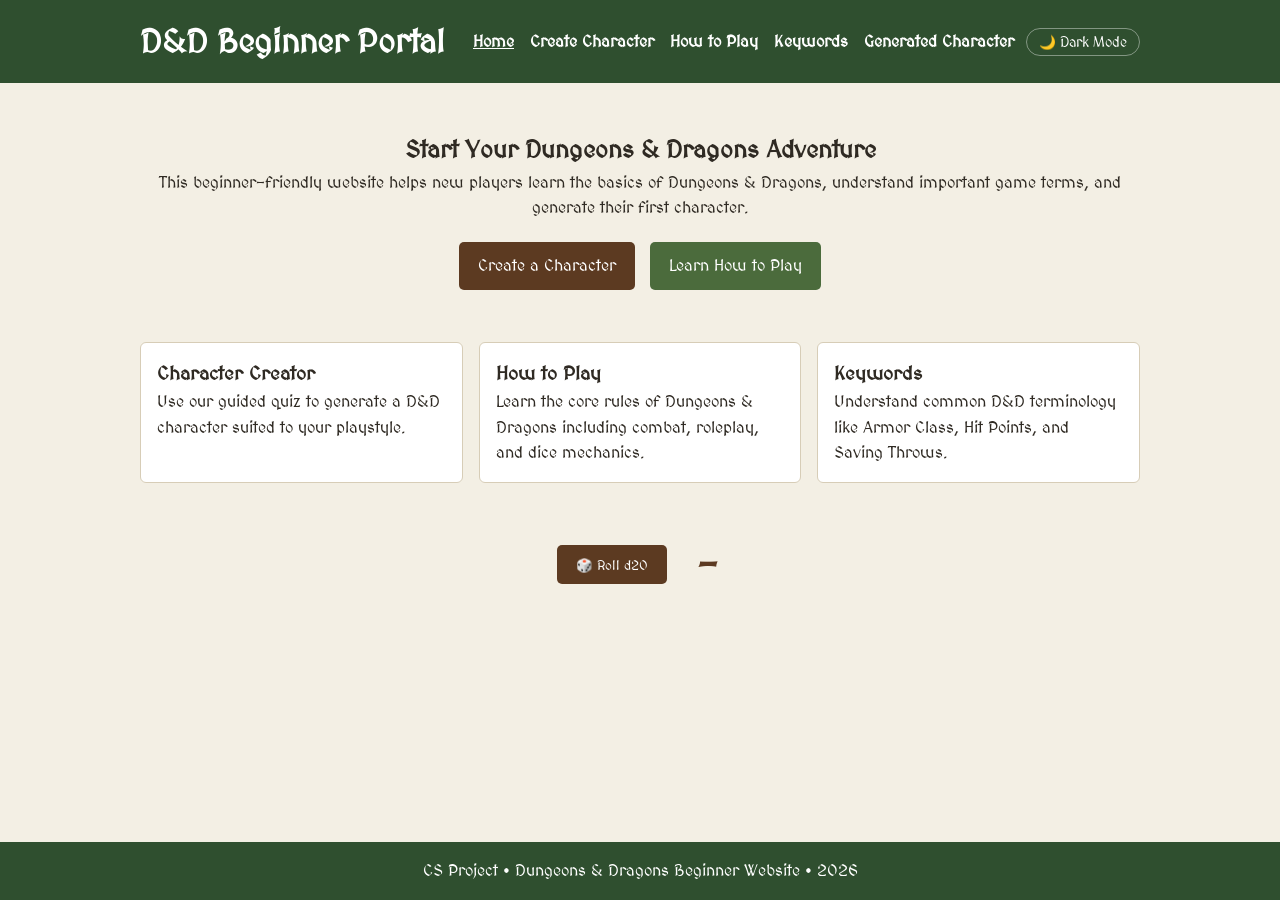
<file: index.html>
<!-- Index Page -->

<!-- W3 checked -->

<!DOCTYPE html>
<html lang="en">

<head>
    <meta charset="UTF-8">
    <meta name="viewport" content="width=device-width, initial-scale=1.0">
    <title>D&D Beginner Portal</title>
    <link rel="stylesheet" href="style.css">

    <link rel="preconnect" href="https://fonts.googleapis.com">
    <link rel="preconnect" href="https://fonts.gstatic.com" crossorigin>
    <link href="https://fonts.googleapis.com/css2?family=MedievalSharp&display=swap" rel="stylesheet">
</head>

<body>

    <header class="site-header">
        <div class="container header-inner">
            <h1 class="site-title">D&D Beginner Portal</h1>
            <nav aria-label="Main navigation">
                <ul class="nav-list">
                    <li><a href="index.html" class="active">Home</a></li>
                    <li><a href="create-character.html">Create Character</a></li>
                    <li><a href="how-to-play.html">How to Play</a></li>
                    <li><a href="keywords.html">Keywords</a></li>
                    <li><a href="generated-character.html">Generated Character</a></li>
                </ul>
            </nav>
            <button id="dark-mode-btn">🌙 Dark Mode</button>
        </div>
    </header>

    <main>

        <div class="hero container">
            <h2>Start Your Dungeons & Dragons Adventure</h2>
            <p>
                This beginner-friendly website helps new players learn the basics of Dungeons & Dragons,
                understand important game terms, and generate their first character.
            </p>

            <div class="hero-buttons">
                <a class="button" href="create-character.html">Create a Character</a>
                <a class="button secondary" href="how-to-play.html">Learn How to Play</a>
            </div>
        </div>

        <div class="features container">

            <article class="feature-card">
                <h3>Character Creator</h3>
                <p>
                    Use our guided quiz to generate a D&D character suited to your playstyle.
                </p>
            </article>

            <article class="feature-card">
                <h3>How to Play</h3>
                <p>
                    Learn the core rules of Dungeons & Dragons including combat, roleplay, and dice mechanics.
                </p>
            </article>

            <article class="feature-card">
                <h3>Keywords</h3>
                <p>
                    Understand common D&D terminology like Armor Class, Hit Points, and Saving Throws.
                </p>
            </article>

        </div>


        <div class="dice-roller-widget">
            <button id="dice-btn" class="button">🎲 Roll d20</button>
            <div class="dice-result-display" id="dice-result">—</div>
        </div>

    </main>

    <footer class="site-footer">
        <div class="container">
            <p>CS Project • Dungeons & Dragons Beginner Website • 2026</p>
        </div>
    </footer>

    <script src="site.js"></script>
</body>

</html>
</file>
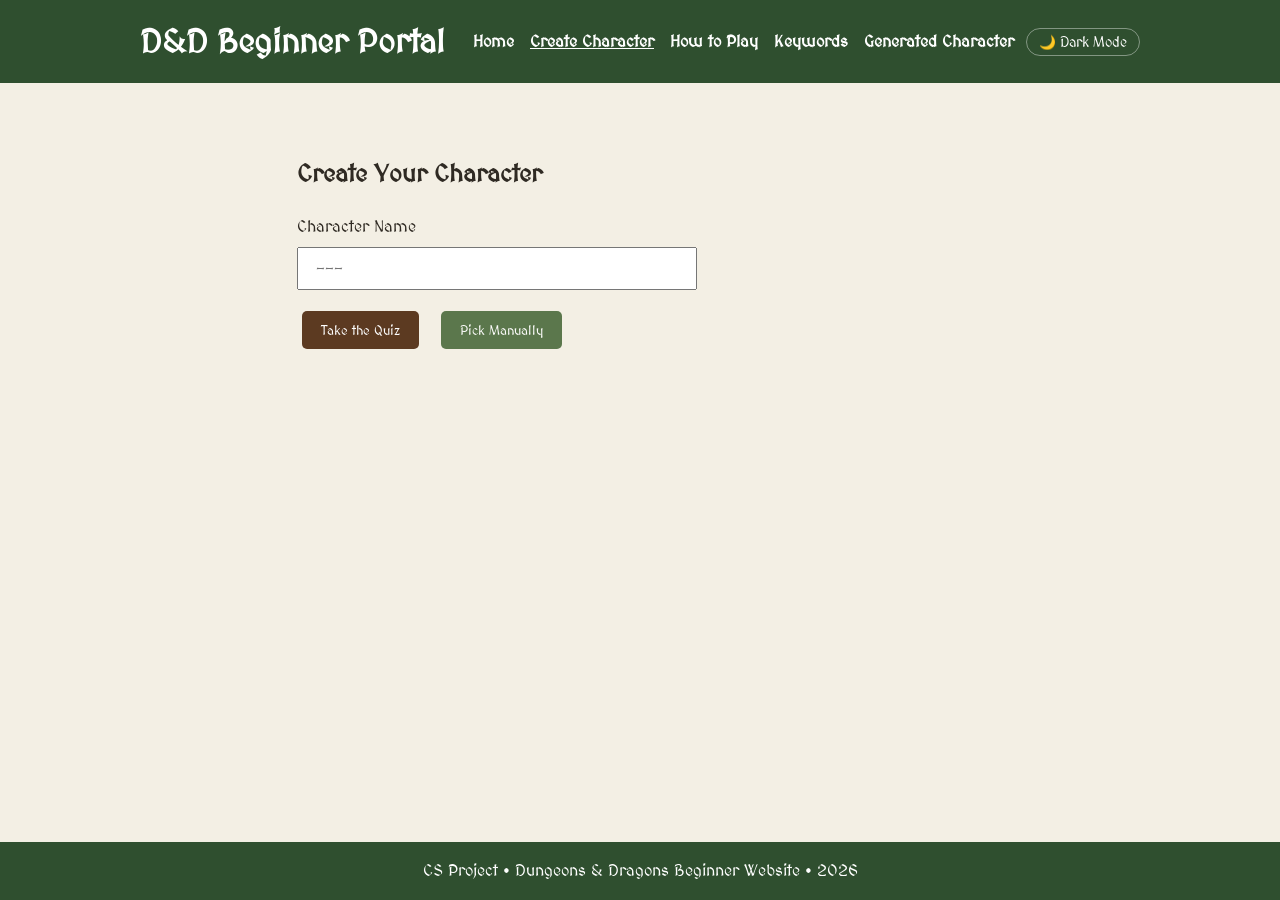
<file: create-character.html>
<!-- Alice  -->
<!-- Character Creation Page -->

<!-- W3 checked -->
<!DOCTYPE html>
<html lang="en">

<head>
    <meta charset="UTF-8">
    <meta name="viewport" content="width=device-width, initial-scale=1.0">
    <title>Create a Character</title>
    <link rel="stylesheet" href="style.css">

    <link rel="preconnect" href="https://fonts.googleapis.com">
    <link rel="preconnect" href="https://fonts.gstatic.com" crossorigin>
    <link href="https://fonts.googleapis.com/css2?family=MedievalSharp&display=swap" rel="stylesheet">
</head>

<body>

    <header class="site-header">
        <div class="container header-inner">
            <h1 class="site-title">D&D Beginner Portal</h1>

            <nav aria-label="Main navigation">
                <ul class="nav-list">
                    <li><a href="index.html">Home</a></li>
                    <li><a href="create-character.html" class="active">Create Character</a></li>
                    <li><a href="how-to-play.html">How to Play</a></li>
                    <li><a href="keywords.html">Keywords</a></li>
                    <li><a href="generated-character.html">Generated Character</a></li>
                </ul>
            </nav>
            <button id="dark-mode-btn">🌙 Dark Mode</button>

        </div>
    </header>

    <main class="container">

        <section id="setup-screen" class="card character-start-card">
            <h2>Create Your Character</h2>

            <label for="player-name">Character Name</label>
            <input id="player-name" type="text" placeholder=" --- " maxlength="50">

            <p id="name-error" class="error-message"></p>

            <div class="button-group">
                <button id="auto-quiz-btn" class="button" type="button">
                    Take the Quiz
                </button>

                <button id="manual-btn" class="button secondary-button" type="button">
                    Pick Manually
                </button>
            </div>
        </section>

        <section id="quiz-screen" class="card quiz-card" style="display:none;">
            <h2 id="quiz-header">Character Quiz</h2>
            <p id="question-text"></p>
            <div id="options-container"></div>
        </section>

    </main>

    <footer class="site-footer">
        <div class="container">
            <p>CS Project • Dungeons & Dragons Beginner Website • 2026</p>
        </div>
    </footer>

    <script src="security.js"></script>
    <script src="quiz.js"></script>
    <script src="scripts.js"></script>
    <script src="site.js"></script>

</body>

</html>
</file>
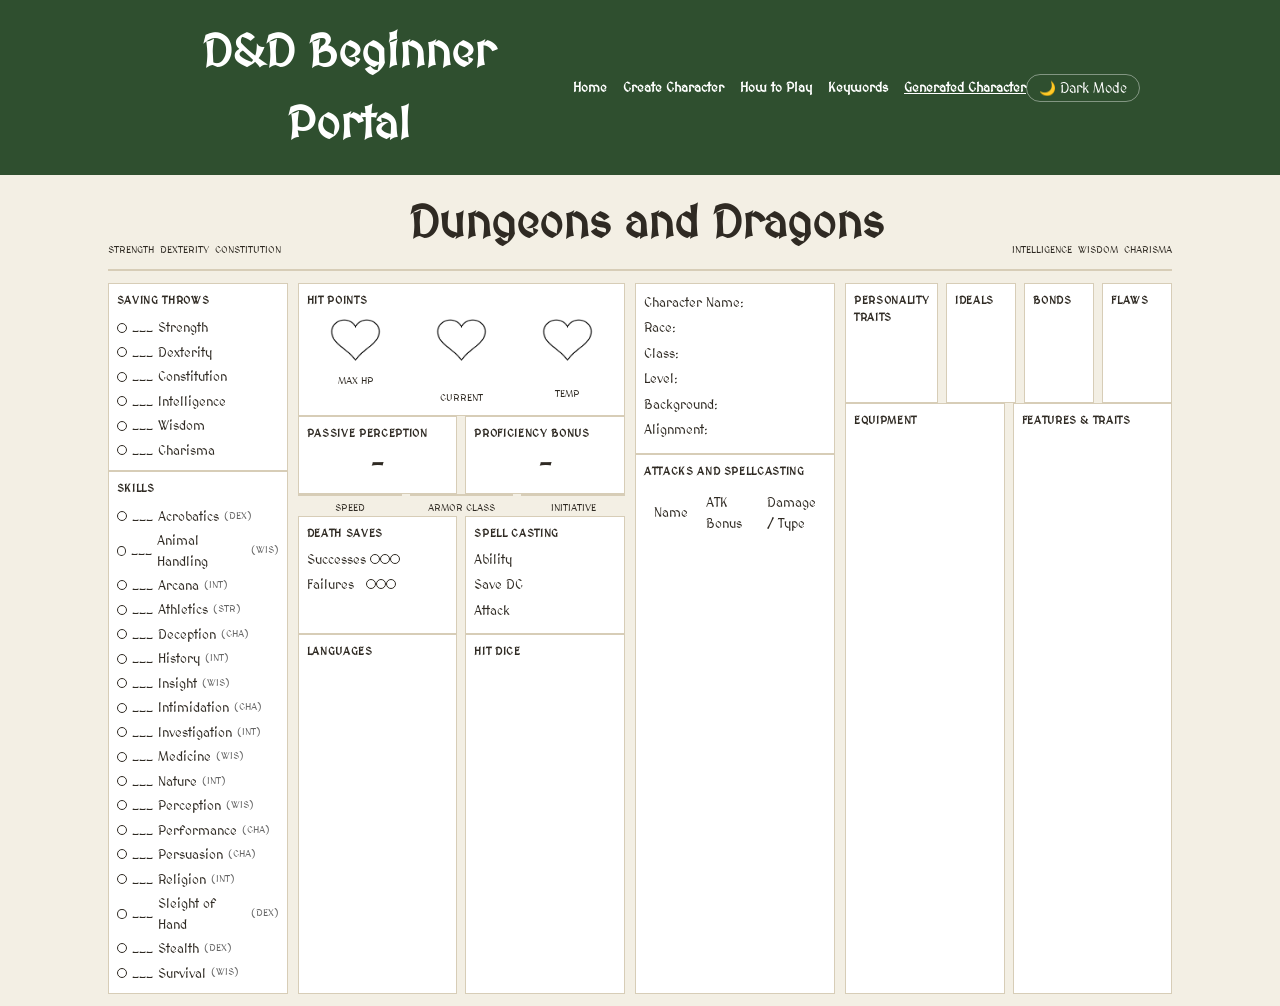
<file: generated-character.html>
<!-- Lucas -->

<!-- Lucas -->

<!DOCTYPE html>
<html lang="en">

<head>
    <meta charset="UTF-8">
    <meta name="viewport" content="width=device-width, initial-scale=1.0">
    <title>DnD Character Sheet</title>
    <link rel="stylesheet" href="quiz-character-style.css">
    <link rel="stylesheet" href="style.css">
    <link rel="preconnect" href="https://fonts.googleapis.com">
    <link rel="preconnect" href="https://fonts.gstatic.com" crossorigin>
    <link href="https://fonts.googleapis.com/css2?family=MedievalSharp&display=swap" rel="stylesheet">
</head>

<body>

    <header class="site-header">
        <div class="container header-inner">
            <h1 class="site-title">D&D Beginner Portal</h1>

            <nav aria-label="Main navigation">
                <ul class="nav-list">
                    <li><a href="index.html">Home</a></li>
                    <li><a href="create-character.html">Create Character</a></li>
                    <li><a href="how-to-play.html">How to Play</a></li>
                    <li><a href="keywords.html">Keywords</a></li>
                    <li><a href="generated-from-quiz.html"class="active" >Generated Character</a></li>
                </ul>
            </nav>
            <button id="dark-mode-btn">🌙 Dark Mode</button>

        </div>
    </header>

    <main>

        <!-- Ability Scores (top row) -->
        <!-- JavaScript will fill in the numbers inside each .box -->

        <div class="top-row">
            <div class="score">
                <div class="box" id="score-Strength"
                    style="display:flex;align-items:center;justify-content:center;font-size:36px;font-weight:bold;">
                </div><span>Strength</span>
            </div>
            <div class="score">
                <div class="box" id="score-Dexterity"
                    style="display:flex;align-items:center;justify-content:center;font-size:36px;font-weight:bold;">
                </div><span>Dexterity</span>
            </div>
            <div class="score">
                <div class="box" id="score-Constitution"
                    style="display:flex;align-items:center;justify-content:center;font-size:36px;font-weight:bold;">
                </div><span>Constitution</span>
            </div>
            <h1>Dungeons and Dragons</h1>
            <div class="score">
                <div class="box" id="score-Intelligence"
                    style="display:flex;align-items:center;justify-content:center;font-size:36px;font-weight:bold;">
                </div><span>Intelligence</span>
            </div>
            <div class="score">
                <div class="box" id="score-Wisdom"
                    style="display:flex;align-items:center;justify-content:center;font-size:36px;font-weight:bold;">
                </div><span>Wisdom</span>
            </div>
            <div class="score">
                <div class="box" id="score-Charisma"
                    style="display:flex;align-items:center;justify-content:center;font-size:36px;font-weight:bold;">
                </div><span>Charisma</span>
            </div>
        </div>


        <div class="grid">

            <!-- Column 1 -->
            <div class="col">
                <div class="box-section">
                    <h2>Saving Throws</h2>
                    <ul>
                        <li><span class="dot" id="st-dot-Strength"></span> <span id="st-Strength">___</span> Strength
                        </li>
                        <li><span class="dot" id="st-dot-Dexterity"></span> <span id="st-Dexterity">___</span> Dexterity
                        </li>
                        <li><span class="dot" id="st-dot-Constitution"></span> <span id="st-Constitution">___</span>
                            Constitution</li>
                        <li><span class="dot" id="st-dot-Intelligence"></span> <span id="st-Intelligence">___</span>
                            Intelligence</li>
                        <li><span class="dot" id="st-dot-Wisdom"></span> <span id="st-Wisdom">___</span> Wisdom</li>
                        <li><span class="dot" id="st-dot-Charisma"></span> <span id="st-Charisma">___</span> Charisma
                        </li>
                    </ul>
                </div>
                <div class="box-section grow">
                    <h2>Skills</h2>
                    <ul>
                        <li><span class="dot" id="sk-dot-Acrobatics"></span> <span id="sk-Acrobatics">___</span>
                            Acrobatics <small>(DEX)</small></li>
                        <li><span class="dot" id="sk-dot-Animal Handling"></span> <span
                                id="sk-Animal Handling">___</span> Animal Handling <small>(WIS)</small></li>
                        <li><span class="dot" id="sk-dot-Arcana"></span> <span id="sk-Arcana">___</span> Arcana
                            <small>(INT)</small></li>
                        <li><span class="dot" id="sk-dot-Athletics"></span> <span id="sk-Athletics">___</span> Athletics
                            <small>(STR)</small></li>
                        <li><span class="dot" id="sk-dot-Deception"></span> <span id="sk-Deception">___</span> Deception
                            <small>(CHA)</small></li>
                        <li><span class="dot" id="sk-dot-History"></span> <span id="sk-History">___</span> History
                            <small>(INT)</small></li>
                        <li><span class="dot" id="sk-dot-Insight"></span> <span id="sk-Insight">___</span> Insight
                            <small>(WIS)</small></li>
                        <li><span class="dot" id="sk-dot-Intimidation"></span> <span id="sk-Intimidation">___</span>
                            Intimidation <small>(CHA)</small></li>
                        <li><span class="dot" id="sk-dot-Investigation"></span> <span id="sk-Investigation">___</span>
                            Investigation <small>(INT)</small></li>
                        <li><span class="dot" id="sk-dot-Medicine"></span> <span id="sk-Medicine">___</span> Medicine
                            <small>(WIS)</small></li>
                        <li><span class="dot" id="sk-dot-Nature"></span> <span id="sk-Nature">___</span> Nature
                            <small>(INT)</small></li>
                        <li><span class="dot" id="sk-dot-Perception"></span> <span id="sk-Perception">___</span>
                            Perception <small>(WIS)</small></li>
                        <li><span class="dot" id="sk-dot-Performance"></span> <span id="sk-Performance">___</span>
                            Performance <small>(CHA)</small></li>
                        <li><span class="dot" id="sk-dot-Persuasion"></span> <span id="sk-Persuasion">___</span>
                            Persuasion <small>(CHA)</small></li>
                        <li><span class="dot" id="sk-dot-Religion"></span> <span id="sk-Religion">___</span> Religion
                            <small>(INT)</small></li>
                        <li><span class="dot" id="sk-dot-Sleight of Hand"></span> <span
                                id="sk-Sleight of Hand">___</span> Sleight of Hand <small>(DEX)</small></li>
                        <li><span class="dot" id="sk-dot-Stealth"></span> <span id="sk-Stealth">___</span> Stealth
                            <small>(DEX)</small></li>
                        <li><span class="dot" id="sk-dot-Survival"></span> <span id="sk-Survival">___</span> Survival
                            <small>(WIS)</small></li>
                    </ul>
                </div>
            </div>

            <!-- Column 2 -->
            <div class="col">
                <div class="box-section">
                    <h2>Hit Points</h2>
                    <div class="row">
                        <div class="heart-box">
                            <img src="heart-image.png" alt="heart">
                            <span id="sheet-max-hp" style="font-size:1.3em;font-weight:bold;"></span>
                            <span>Max HP</span>
                        </div>
                        <div class="heart-box">
                            <img src="heart-image.png" alt="heart">
                            <span id="sheet-current-hp" style="font-size:1.3em;font-weight:bold;"></span>
                            <span><br>Current</span>
                        </div>
                        <div class="heart-box">
                            <img src="heart-image.png" alt="heart">
                            <span><br>Temp</span>
                        </div>
                    </div>
                </div>

                <div class="row">
                    <div class="box-section">
                        <h2>Passive Perception</h2>
                        <p id="sheet-passive-perception"
                            style="font-size:1.6em;font-weight:bold;text-align:center;margin:4px 0;">—</p>
                    </div>
                    <div class="box-section">
                        <h2>Proficiency Bonus</h2>
                        <p id="sheet-prof-bonus"
                            style="font-size:1.6em;font-weight:bold;text-align:center;margin:4px 0;">—</p>
                    </div>
                </div>

                <div class="row">
                    <div class="SAI-box">
                        <div class="SAI" id="sheet-speed"
                            style="display:flex;align-items:center;justify-content:center;font-size:1.5em;font-weight:bold;width:100%;height:100%;">
                        </div><span>Speed</span>
                    </div>
                    <div class="SAI-box">
                        <div class="SAI" id="sheet-ac"
                            style="display:flex;align-items:center;justify-content:center;font-size:1.5em;font-weight:bold;width:100%;height:100%;">
                        </div><span>Armor Class</span>
                    </div>
                    <div class="SAI-box">
                        <div class="SAI" id="sheet-initiative"
                            style="display:flex;align-items:center;justify-content:center;font-size:1.5em;font-weight:bold;width:100%;height:100%;">
                        </div><span>Initiative</span>
                    </div>
                </div>

                <div class="row">
                    <div class="box-section">
                        <h2>Death Saves</h2>
                        <p>Successes <span class="dot"></span><span class="dot"></span><span class="dot"></span></p>
                        <p>Failures &nbsp;&nbsp;<span class="dot"></span><span class="dot"></span><span
                                class="dot"></span></p>
                    </div>
                    <div class="box-section">
                        <h2>Spell Casting</h2>
                        <p>Ability</p>
                        <p>Save DC</p>
                        <p>Attack</p>
                    </div>
                </div>

                <div class="row grow">
                    <div class="box-section">
                        <h2>Languages</h2>
                        <p id="sheet-languages"></p>
                    </div>
                    <div class="box-section">
                        <h2>Hit Dice</h2>
                        <p id="sheet-hit-dice"></p>
                    </div>
                </div>
            </div>

            <!-- Column 3 -->
            <div class="col">
                <div class="box-section">
                    <!-- JavaScript will fill in each of these spans -->
                    <p>Character Name: <span id="sheet-name"></span></p>
                    <p>Race: <span id="sheet-species"></span></p>
                    <p>Class: <span id="sheet-class"></span></p>
                    <p>Level: <span id="sheet-level"></span></p>
                    <p>Background: <span id="sheet-background"></span></p>
                    <p>Alignment: <span id="sheet-alignment"></span></p>
                </div>
                <div class="box-section grow">
                    <h2>Attacks and Spellcasting</h2>
                    <table id="attacks-table">
                        <thead>
                            <tr>
                                <th>Name</th>
                                <th>ATK Bonus</th>
                                <th>Damage <br>/ Type</th>
                            </tr>
                        </thead>
                        <tbody id="attacks-tbody"></tbody>
                    </table>
                    <div id="spells-section" style="margin-top:10px;display:none;">
                        <p style="font-weight:bold;margin:4px 0;">Cantrips<br> <span id="sheet-cantrips"></span></p>
                        <p style="font-weight:bold;margin:4px 0;">Spells<br> <span id="sheet-spells"></span></p>
                    </div>
                </div>
            </div>

            <!-- Column 4 -->
            <div class="col">
                <div class="row">
                    <!-- JavaScript will fill in personality, ideals, bonds, flaws -->
                    <div class="box-section personality-box">
                        <h2>Personality Traits</h2>
                        <p id="sheet-traits"></p>
                    </div>
                    <div class="box-section personality-box">
                        <h2>Ideals</h2>
                        <p id="sheet-ideals"></p>
                    </div>
                    <div class="box-section personality-box">
                        <h2>Bonds</h2>
                        <p id="sheet-bonds"></p>
                    </div>
                    <div class="box-section personality-box">
                        <h2>Flaws</h2>
                        <p id="sheet-flaws"></p>
                    </div>
                </div>
                <div class="row grow">
                    <div class="box-section">
                        <h2>Equipment</h2>
                        <ul id="sheet-equipment" style="font-size:0.85em;line-height:1.6;margin:0;padding-left:1.2em;"></ul>
                    </div>
                    <div class="box-section">
                        <h2>Features &amp; Traits</h2>
                        <p id="sheet-feat-name" style="font-weight:bold;margin:4px 0;"></p>
                        <p id="sheet-feat-desc" style="font-size:0.9em;margin:2px 0;"></p>
                    </div>
                </div>
            </div>

        </div>

    </main>

    <script src="site.js"></script>
    <script src="generated-character.js"></script>

</body>

</html>
</file>
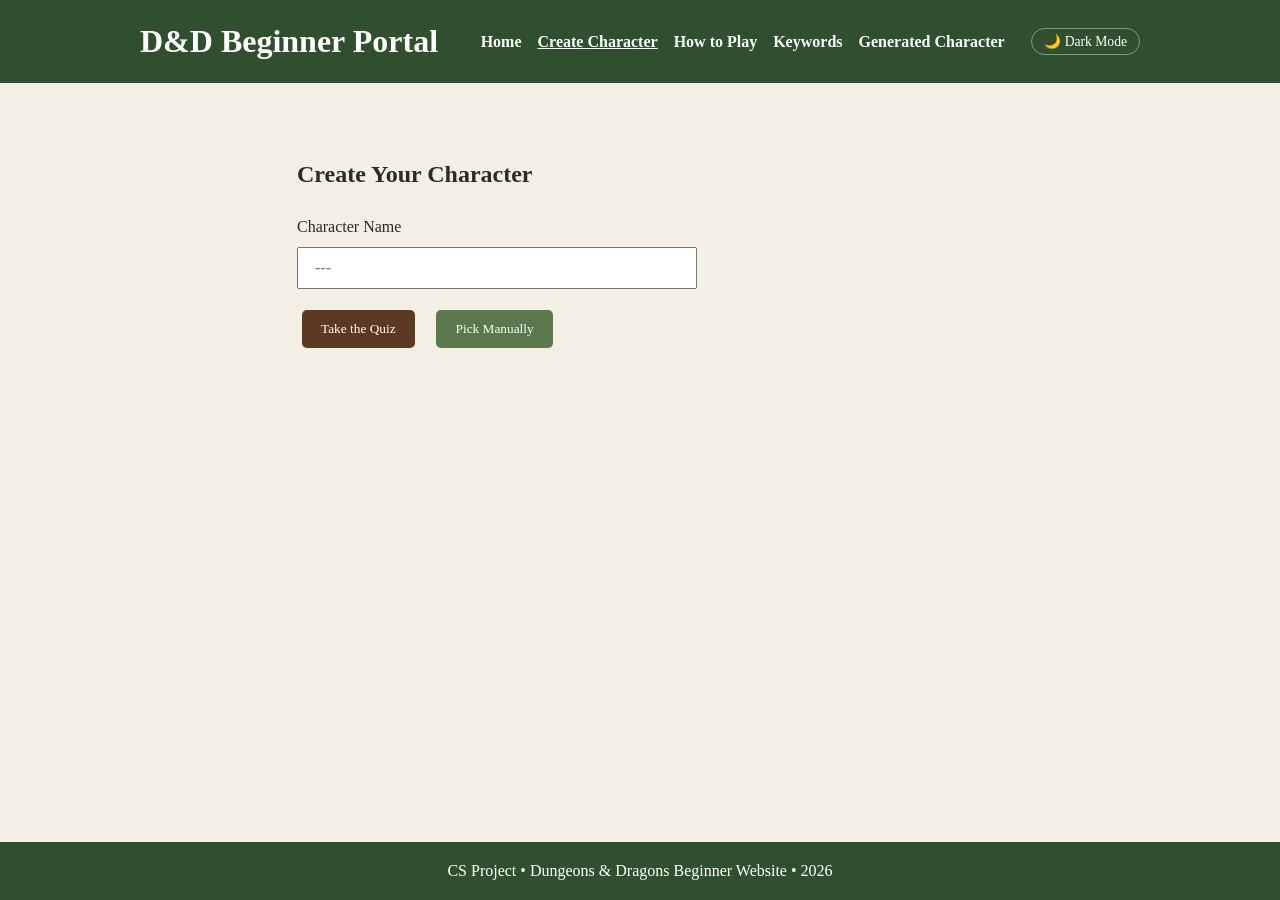
<file: generated-from-quiz.html>
<!-- Lucas / Alice -->
<!-- Generated Character Sheet Page -->

<!DOCTYPE html>
<html lang="en">

<head>
    <meta charset="UTF-8">
    <meta name="viewport" content="width=device-width, initial-scale=1.0">
    <title>DnD Character Sheet</title>
    <link rel="stylesheet" href="quiz-character-style.css">
    <link rel="stylesheet" href="style.css">
    <link rel="preconnect" href="https://fonts.googleapis.com">
    <link rel="preconnect" href="https://fonts.gstatic.com" crossorigin>
    <link href="https://fonts.googleapis.com/css2?family=MedievalSharp&display=swap" rel="stylesheet">
</head>

<body>

    <header class="site-header">
        <div class="container header-inner">
            <h1 class="site-title">D&D Beginner Portal</h1>

            <nav aria-label="Main navigation">
                <ul class="nav-list">
                    <li><a href="index.html">Home</a></li>
                    <li><a href="create-character.html">Create Character</a></li>
                    <li><a href="how-to-play.html">How to Play</a></li>
                    <li><a href="keywords.html">Keywords</a></li>
                    <li><a href="generated-from-quiz.html"class="active" >Generated Character</a></li>
                </ul>
            </nav>
            <button id="dark-mode-btn">🌙 Dark Mode</button>

        </div>
    </header>

    <main>

        <div class="top-row">
            <div class="score">
                <div class="box" id="score-Strength"></div><span>Strength</span>
            </div>
            <div class="score">
                <div class="box" id="score-Dexterity"></div><span>Dexterity</span>
            </div>
            <div class="score">
                <div class="box" id="score-Constitution"></div><span>Constitution</span>
            </div>

            <h1>Dungeons and Dragons</h1>

            <div class="score">
                <div class="box" id="score-Intelligence"></div><span>Intelligence</span>
            </div>
            <div class="score">
                <div class="box" id="score-Wisdom"></div><span>Wisdom</span>
            </div>
            <div class="score">
                <div class="box" id="score-Charisma"></div><span>Charisma</span>
            </div>
        </div>

        <div class="grid">

            <!-- Column 1 -->
            <div class="col">
                <div class="box-section">
                    <h2>Saving Throws</h2>
                    <ul id="sheet-saving-throws-list"></ul>
                </div>

                <div class="box-section grow">
                    <h2>Skills</h2>
                    <ul id="sheet-skills-list"></ul>
                </div>
            </div>

            <!-- Column 2 -->
            <div class="col">
                <div class="box-section">
                    <h2>Hit Points</h2>
                    <div class="row">
                        <div class="heart-box">
                            <img src="heart-image.png" alt="heart">
                            <span>Max HP</span>
                            <p id="sheet-max-hp"></p>
                        </div>

                        <div class="heart-box">
                            <img src="heart-image.png" alt="heart">
                            <span>Current</span>
                            <p id="sheet-current-hp"></p>
                        </div>

                        <div class="heart-box">
                            <img src="heart-image.png" alt="heart">
                            <span>Temp</span>
                            <p>0</p>
                        </div>
                    </div>
                </div>

                <div class="row">
                    <div class="box-section">
                        <h2>Passive Perception</h2>
                        <p id="sheet-passive-perception"></p>
                    </div>

                    <div class="box-section">
                        <h2>Proficiency Bonus</h2>
                        <p id="sheet-proficiency"></p>
                    </div>
                </div>


                <div class="row">
                    <div class="SAI-box">
                        <div class="SAI" id="sheet-speed"></div>
                        <span>Speed</span>
                    </div>

                    <div class="SAI-box">
                        <div class="SAI" id="sheet-armor-class"></div>
                        <span>Armor Class</span>
                    </div>

                    <div class="SAI-box">
                        <div class="SAI" id="sheet-initiative"></div>
                        <span>Initiative</span>
                    </div>
                </div>

                <div class="row">
                    <div class="box-section">
                        <h2>Death Saves</h2>
                        <p>Successes <span class="dot"></span><span class="dot"></span><span class="dot"></span></p>
                        <p>Failures &nbsp;&nbsp;<span class="dot"></span><span class="dot"></span><span
                                class="dot"></span></p>
                    </div>

                    <div class="box-section">
                        <h2>Spell Casting</h2>
                        <p>Ability: <span id="sheet-spell-ability"></span></p>
                        <p>Save DC: <span id="sheet-spell-save-dc"></span></p>
                        <p>Attack: <span id="sheet-spell-attack"></span></p>
                    </div>
                </div>

                <div class="row grow">
                    <div class="box-section">
                        <h2>Languages</h2>
                        <p id="sheet-languages"></p>
                    </div>

                    <div class="box-section">
                        <h2>Hit Dice</h2>
                        <p id="sheet-hit-dice"></p>
                    </div>
                </div>
            </div>

            <!-- Column 3 -->
            <div class="col">
                <div class="box-section">
                    <p>Character Name: <span id="sheet-name"></span></p>
                    <p>Race: <span id="sheet-species"></span></p>
                    <p>Class: <span id="sheet-class"></span></p>
                    <p>Subclass: <span id="sheet-subclass"></span></p>
                    <p>Level: <span id="sheet-level"></span></p>
                    <p>Background: <span id="sheet-background"></span></p>
                    <p>Alignment: <span id="sheet-alignment"></span></p>
                </div>

                <div class="box-section grow">
                    <h2>Attacks and Spellcasting</h2>
                    <table>
                        <thead>
                            <tr>
                                <th>Name</th>
                                <th>ATK Bonus</th>
                                <th>Damage / Type</th>
                            </tr>
                        </thead>
                        <tbody id="sheet-weapons"></tbody>
                    </table>

                    <h3>Cantrips</h3>
                    <p id="sheet-cantrips"></p>

                    <h3>Spells</h3>
                    <p id="sheet-spells"></p>
                </div>
            </div>

            <!-- Column 4 -->
            <div class="col">
                <div class="row">
                    <div class="box-section personality-box">
                        <h2>Class Features</h2>
                        <p id="sheet-class-features"></p>
                    </div>

                    <div class="box-section personality-box">
                        <h2>Species Traits</h2>
                        <p id="sheet-species-traits"></p>
                    </div>

                    <div class="box-section personality-box">
                        <h2>Feats</h2>
                        <p id="sheet-feats"></p>
                    </div>

                    <div class="box-section personality-box">
                        <h2>Tools</h2>
                        <p id="sheet-tools"></p>
                    </div>
                </div>

                <div class="row grow">
                    <div class="box-section">
                        <h2>Equipment</h2>
                        <p id="sheet-equipment"></p>
                    </div>

                    <div class="box-section">
                        <h2>Training</h2>
                        <p><strong>Armor:</strong> <span id="sheet-armor-training"></span></p>
                        <p><strong>Weapons:</strong> <span id="sheet-weapon-training"></span></p>
                    </div>
                </div>
            </div>

        </div>

    </main>

    <script src="site.js"></script>
    <script src="scripts.js"></script>

</body>

</html>
</file>
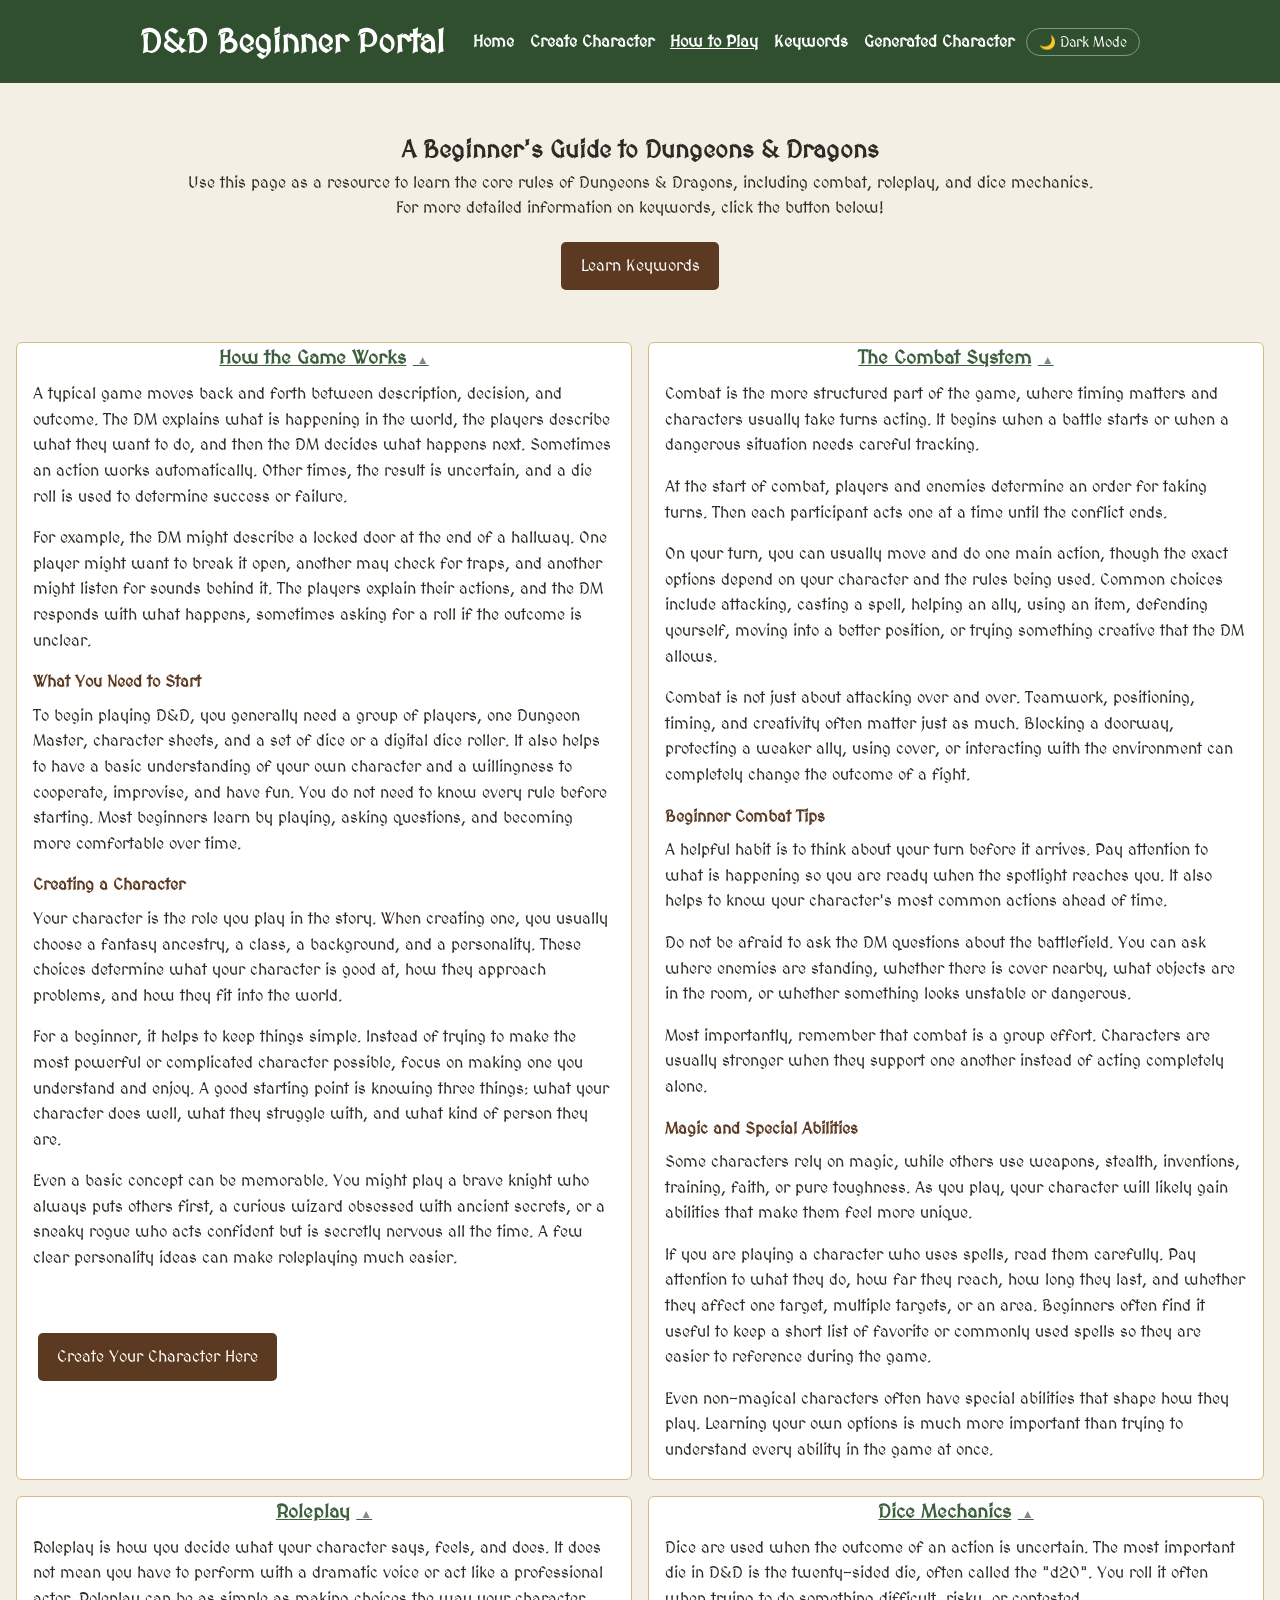
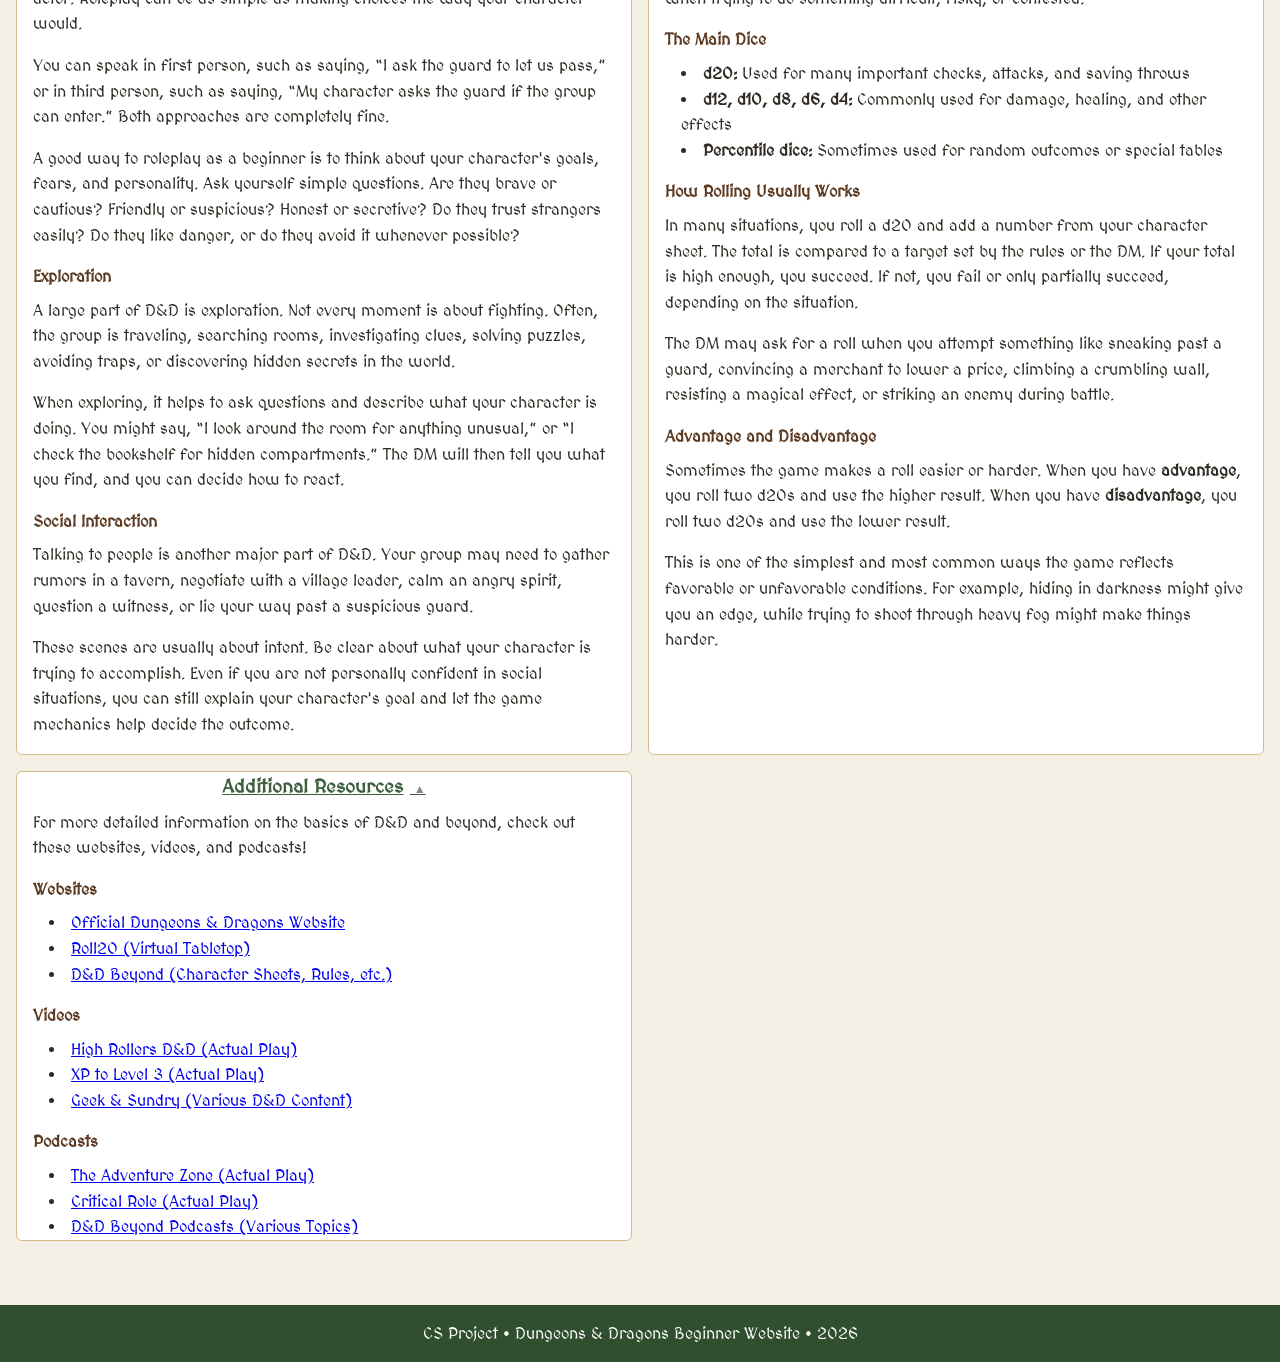
<file: how-to-play.html>
<!-- James -->
<!-- Learn the core rules of Dungeons & Dragons including combat, roleplay, and dice mechanics. -->
<!-- This does not include common D&D terminology like armor class, hit points, etc (found in keywords.html)-->

<!DOCTYPE html>
<html lang="en">
<head>
    <meta charset="UTF-8">
    <meta name="viewport" content="width=device-width, initial-scale=1.0">
    <title>How to Play D&D</title>
    <link rel="stylesheet" href="style.css">

    <link rel="preconnect" href="https://fonts.googleapis.com">
    <link rel="preconnect" href="https://fonts.gstatic.com" crossorigin>
    <link href="https://fonts.googleapis.com/css2?family=MedievalSharp&display=swap" rel="stylesheet">
</head>
<body>

<header class="site-header">
    <div class="container header-inner">
        <h1 class="site-title">D&D Beginner Portal</h1>
        <nav aria-label="Main navigation">
            <ul class="nav-list">
                <li><a href="index.html" >Home</a></li>
                <li><a href="create-character.html">Create Character</a></li>
                <li><a href="how-to-play.html" class="active">How to Play</a></li>
                <li><a href="keywords.html">Keywords</a></li>
                <li><a href="generated-character.html">Generated Character</a></li>
            </ul>
        </nav>
        <button id="dark-mode-btn">🌙 Dark Mode</button>
    </div>
</header>

<main>

<div class="hero container">
    <h2>A Beginner's Guide to Dungeons & Dragons</h2>
    <p>
        Use this page as a resource to learn the core rules of Dungeons & Dragons, including combat, roleplay, and dice mechanics.
    </p>
    <p>
        For more detailed information on keywords, click the button below!
    </p>

    <div class="hero-buttons">
        <a class="button" href="keywords.html">Learn Keywords</a>
    </div>
</div>

<div class="info-boxes">

<article class="info-box how-to-play">
    <h3>How the Game Works</h3>
    <p>
        A typical game moves back and forth between description, decision, and outcome. 
        The DM explains what is happening in the world, the players describe what they want to do, and then the DM decides what happens next. Sometimes an action works automatically. 
        Other times, the result is uncertain, and a die roll is used to determine success or failure.
    </p>
    <p>
        For example, the DM might describe a locked door at the end of a hallway. One player might want to break it open, another may check for traps, and another might listen for sounds behind it. 
        The players explain their actions, and the DM responds with what happens, sometimes asking for a roll if the outcome is unclear.
    </p>

    <h4>What You Need to Start</h4>
    <p>
        To begin playing D&D, you generally need a group of players, one Dungeon Master, character sheets, and a set of dice or a digital dice roller. 
        It also helps to have a basic understanding of your own character and a willingness to cooperate, improvise, and have fun. You do not need to know every rule before starting. 
        Most beginners learn by playing, asking questions, and becoming more comfortable over time.
    </p>

    <h4>Creating a Character</h4>
    <p>
        Your character is the role you play in the story. When creating one, you usually choose a fantasy ancestry, a class, a background, and a personality. 
        These choices determine what your character is good at, how they approach problems, and how they fit into the world.
    </p>
    <p>
        For a beginner, it helps to keep things simple. Instead of trying to make the most powerful or complicated character possible, focus on making one you understand and enjoy. 
        A good starting point is knowing three things: what your character does well, what they struggle with, and what kind of person they are.
    </p>
    <p>
        Even a basic concept can be memorable. You might play a brave knight who always puts others first, a curious wizard obsessed with ancient secrets, 
        or a sneaky rogue who acts confident but is secretly nervous all the time. A few clear personality ideas can make roleplaying much easier.
    </p>
    <br>
    <div class="hero-buttons">
        <a class="button" href="create-character.html">Create Your Character Here</a>
    </div>
</article>

<article class="info-box how-to-play">
    <h3>The Combat System</h3>
    <p>
        Combat is the more structured part of the game, where timing matters and characters usually take turns acting. 
        It begins when a battle starts or when a dangerous situation needs careful tracking.
    </p>
    <p>
        At the start of combat, players and enemies determine an order for taking turns. 
        Then each participant acts one at a time until the conflict ends.
    </p>
    <p>
        On your turn, you can usually move and do one main action, though the exact options depend on your character and the rules being used. 
        Common choices include attacking, casting a spell, helping an ally, using an item, defending yourself, moving into a better position, 
        or trying something creative that the DM allows.
    </p>
    <p>
        Combat is not just about attacking over and over. Teamwork, positioning, timing, and creativity often matter just as much. 
        Blocking a doorway, protecting a weaker ally, using cover, or interacting with the environment can completely change the outcome of a fight.
    </p>
    <h4>Beginner Combat Tips</h4>
    <p>
        A helpful habit is to think about your turn before it arrives. Pay attention to what is happening so you are ready when the spotlight reaches you. 
        It also helps to know your character's most common actions ahead of time.
    </p>
    <p>
        Do not be afraid to ask the DM questions about the battlefield. You can ask where enemies are standing, whether there is cover nearby, 
        what objects are in the room, or whether something looks unstable or dangerous.
    </p>
    <p>
        Most importantly, remember that combat is a group effort. Characters are usually stronger when they support one another instead of acting completely alone.
    </p>

    <h4>Magic and Special Abilities</h4>
    <p>
        Some characters rely on magic, while others use weapons, stealth, inventions, training, faith, or pure toughness. 
        As you play, your character will likely gain abilities that make them feel more unique.
    </p>

    <p>
        If you are playing a character who uses spells, read them carefully. 
        Pay attention to what they do, how far they reach, how long they last, and whether they affect one target, multiple targets, or an area. 
        Beginners often find it useful to keep a short list of favorite or commonly used spells so they are easier to reference during the game.
    </p>

    <p>
    Even non-magical characters often have special abilities that shape how they play. 
    Learning your own options is much more important than trying to understand every ability in the game at once.
    </p>
</article>

<article class="info-box how-to-play">
    <h3>Roleplay</h3>
    <p>
        Roleplay is how you decide what your character says, feels, and does. It does not mean you have to perform with a dramatic voice or act like a professional actor. 
        Roleplay can be as simple as making choices the way your character would.
    </p>
    <p>
        You can speak in first person, such as saying, “I ask the guard to let us pass,” or in third person, such as saying, “My character asks the guard if the group can enter.” 
        Both approaches are completely fine.
    </p>
    <p>
        A good way to roleplay as a beginner is to think about your character's goals, fears, and personality. Ask yourself simple questions. Are they brave or cautious? 
        Friendly or suspicious? Honest or secretive? Do they trust strangers easily? Do they like danger, or do they avoid it whenever possible?
    </p>
    <h4>Exploration</h4>
    <p>
        A large part of D&D is exploration. Not every moment is about fighting. 
        Often, the group is traveling, searching rooms, investigating clues, solving puzzles, avoiding traps, or discovering hidden secrets in the world.
    </p>
    <p>
        When exploring, it helps to ask questions and describe what your character is doing. 
        You might say, “I look around the room for anything unusual,” or “I check the bookshelf for hidden compartments.” 
        The DM will then tell you what you find, and you can decide how to react.
    </p>
    <h4>Social Interaction</h4>
    <p>
        Talking to people is another major part of D&D. 
        Your group may need to gather rumors in a tavern, negotiate with a village leader, calm an angry spirit, question a witness, or lie your way past a suspicious guard.
    </p>
    <p>
        These scenes are usually about intent. Be clear about what your character is trying to accomplish. 
        Even if you are not personally confident in social situations, you can still explain your character's goal and let the game mechanics help decide the outcome.
    </p>
</article>

<article class="info-box how-to-play">
    <h3>Dice Mechanics</h3>
    <p>
        Dice are used when the outcome of an action is uncertain. The most important die in D&D is the twenty-sided die, often called the "d20".
        You roll it often when trying to do something difficult, risky, or contested.
    </p>

    <h4>The Main Dice</h4>
    <ul>
        <li><strong>d20:</strong> Used for many important checks, attacks, and saving throws</li>
        <li><strong>d12, d10, d8, d6, d4:</strong> Commonly used for damage, healing, and other effects</li>
        <li><strong>Percentile dice:</strong> Sometimes used for random outcomes or special tables</li>
    </ul>

    <h4>How Rolling Usually Works</h4>
    <p>
        In many situations, you roll a d20 and add a number from your character sheet. The total is compared to a target set by the rules or the DM.
        If your total is high enough, you succeed. If not, you fail or only partially succeed, depending on the situation.
    </p>

    <p>
        The DM may ask for a roll when you attempt something like sneaking past a guard, convincing a merchant to lower a price, climbing a crumbling wall,
        resisting a magical effect, or striking an enemy during battle.
    </p>

    <h4>Advantage and Disadvantage</h4>
    <p>
        Sometimes the game makes a roll easier or harder. When you have <strong>advantage</strong>, you roll two d20s and use the higher result.
        When you have <strong>disadvantage</strong>, you roll two d20s and use the lower result.
    </p>

    <p>
        This is one of the simplest and most common ways the game reflects favorable or unfavorable conditions.
        For example, hiding in darkness might give you an edge, while trying to shoot through heavy fog might make things harder.
    </p>
</article>

<article class="info-box how-to-play">
    <h3>Additional Resources</h3>
    <p>
    For more detailed information on the basics of D&D and beyond, check out these websites, videos, and podcasts!
    </p>
    <h4>Websites</h4>
    <ul>
        <li><a href="https://dnd.wizards.com/">Official Dungeons & Dragons Website</a></li>
        <li><a href="https://roll20.net/">Roll20 (Virtual Tabletop)</a></li>
        <li><a href="https://www.dndbeyond.com/">D&D Beyond (Character Sheets, Rules, etc.)</a></li>
    </ul>
    <h4>Videos</h4>
    <ul>
        <li><a href="https://www.youtube.com/c/DnDwithHighRollers">High Rollers D&D (Actual Play)</a></li>
        <li><a href="https://www.youtube.com/c/XPtoLevel3">XP to Level 3 (Actual Play)</a></li>
        <li><a href="https://www.youtube.com/c/GeekandSundry">Geek & Sundry (Various D&D Content)</a></li>
    </ul>
    <h4>Podcasts</h4>
    <ul>
        <li><a href="https://www.maxfun.org/shows/the-adventure-zone/">The Adventure Zone (Actual Play)</a></li>
        <li><a href="https://www.criticalrole.com/">Critical Role (Actual Play)</a></li>
        <li><a href="https://www.dndbeyond.com/podcasts">D&D Beyond Podcasts (Various Topics)</a></li>
    </ul>
</article>

</div>

</main>

<footer class="site-footer">
    <div class="container">
        <p>CS Project • Dungeons & Dragons Beginner Website • 2026</p>
    </div>
</footer>

    <script src="site.js"></script>
</body>
</file>
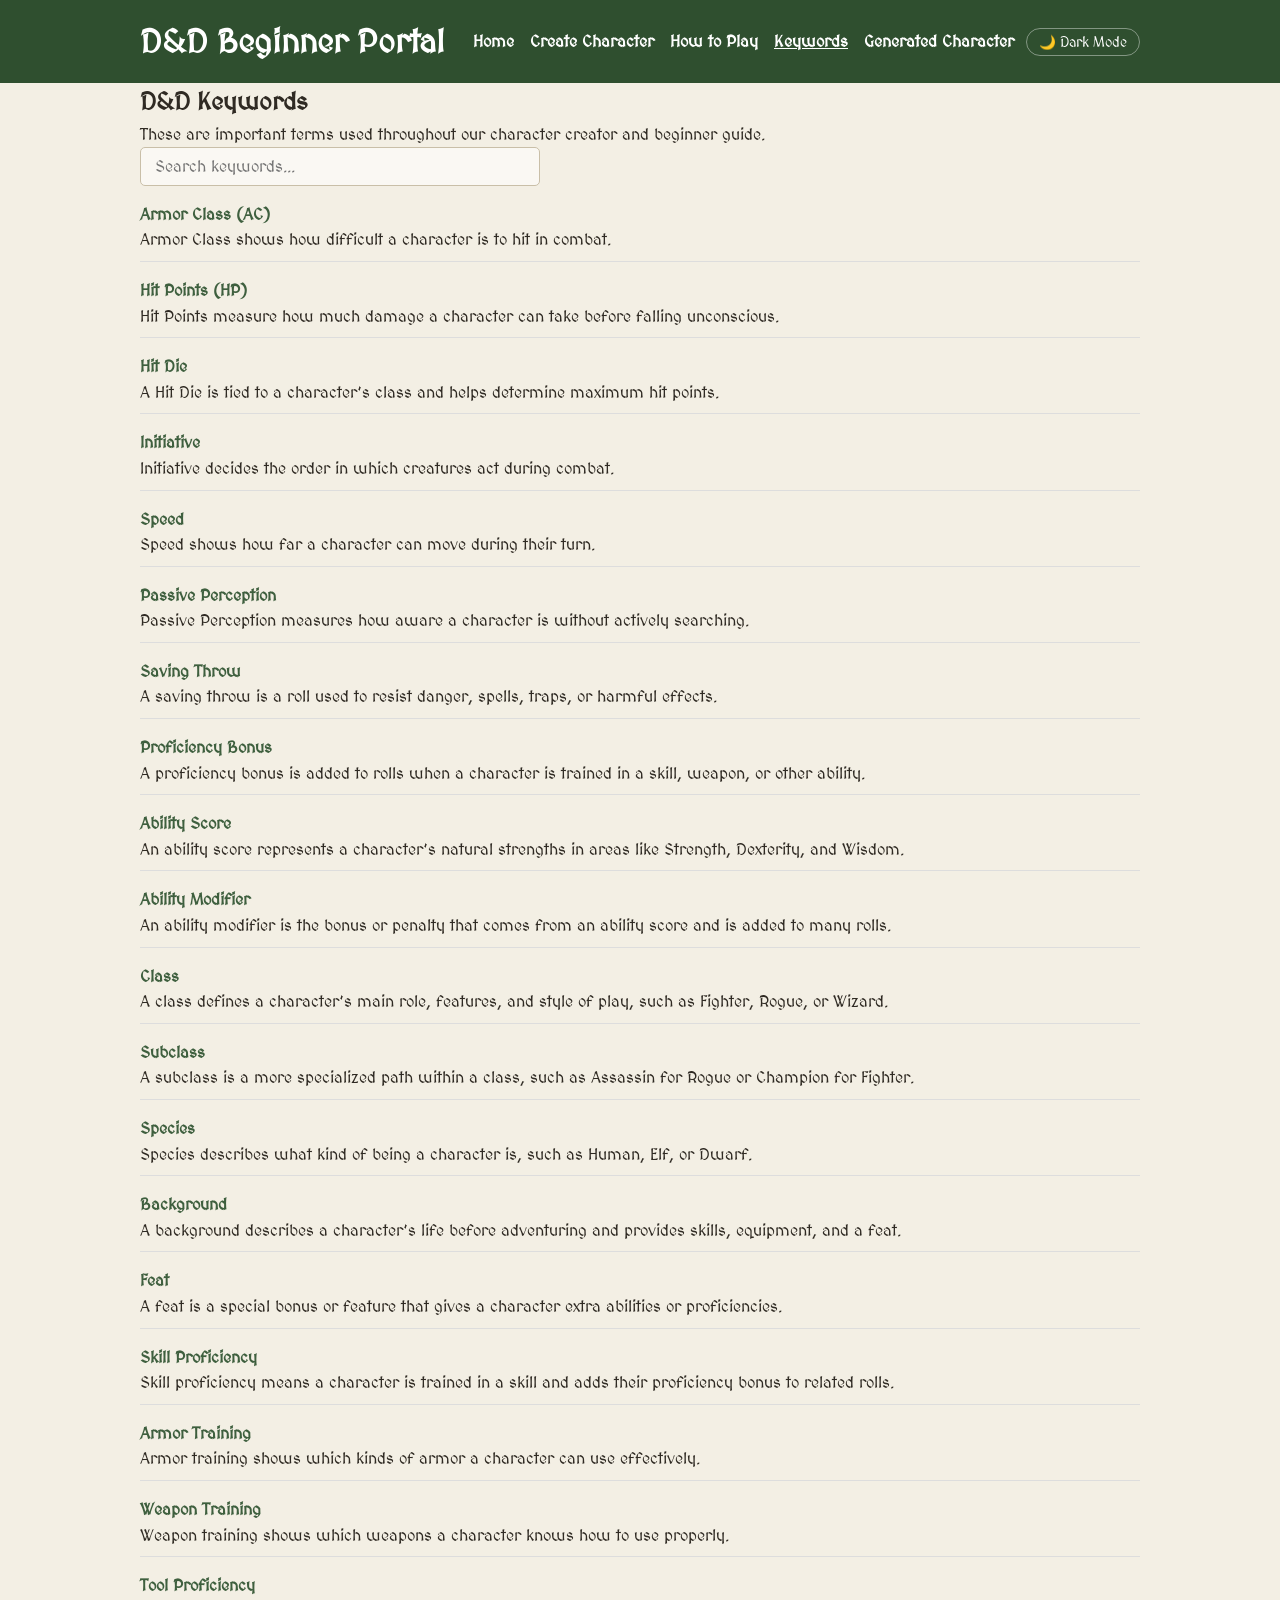
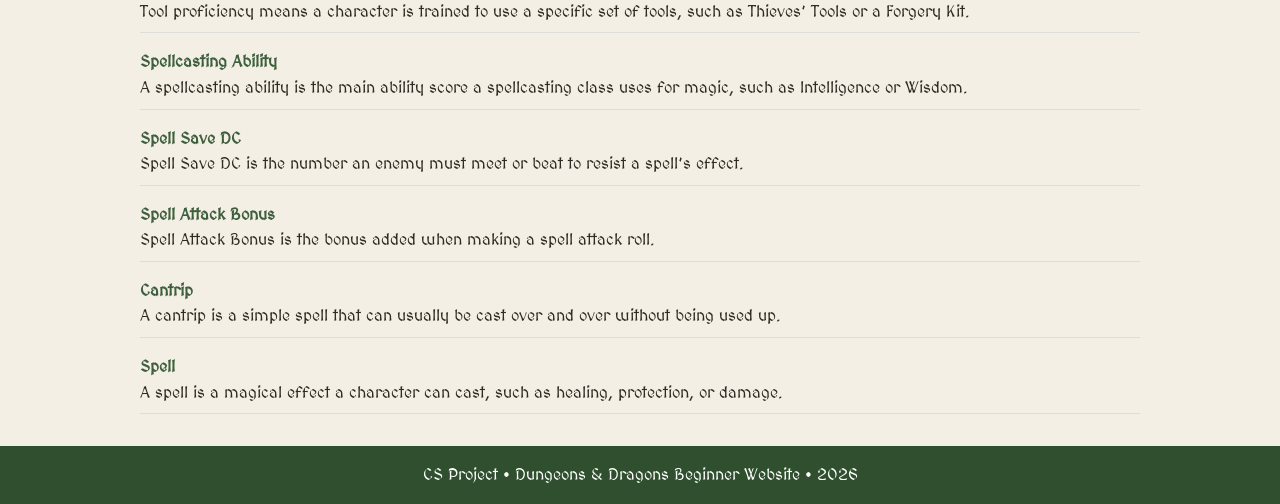
<file: keywords.html>
<!-- Alice -->

<!-- W3 Checked -->

<!DOCTYPE html>
<html lang="en">
<head>
    <meta charset="UTF-8">
    <meta name="viewport" content="width=device-width, initial-scale=1.0">
    <title>D&D Keywords</title>
    <link rel="stylesheet" href="style.css">

    <link rel="preconnect" href="https://fonts.googleapis.com">
    <link rel="preconnect" href="https://fonts.gstatic.com" crossorigin>
    <link href="https://fonts.googleapis.com/css2?family=MedievalSharp&display=swap" rel="stylesheet">
</head>
<body>
    <header class="site-header">
        <div class="container header-inner">
            <h1 class="site-title">D&D Beginner Portal</h1>
            <nav aria-label="Main navigation">
                <ul class="nav-list">
                    <li><a href="index.html">Home</a></li>
                    <li><a href="create-character.html">Create Character</a></li>
                    <li><a href="how-to-play.html">How to Play</a></li>
                    <li><a href="keywords.html" class="active">Keywords</a></li>
                    <li><a href="generated-character.html">Generated Character</a></li>
                </ul>
            </nav>
            <button id="dark-mode-btn">🌙 Dark Mode</button>
        </div>
    </header>

    <main class="container page-section">
        <h2>D&D Keywords</h2>
        <p class="intro-text">
            These are important terms used throughout our character creator and beginner guide.
        </p>

        <div class="kw-search-wrap">
            <input type="text" id="keyword-search" placeholder="Search keywords..." class="kw-search-input">
        </div>
        <p id="kw-no-results" style="display:none;color:#c0392b;margin-top:1rem;">No keywords match your search.</p>

        <dl class="keyword-list">
            <dt>Armor Class (AC)</dt>
            <dd>Armor Class shows how difficult a character is to hit in combat.</dd>

            <dt>Hit Points (HP)</dt>
            <dd>Hit Points measure how much damage a character can take before falling unconscious.</dd>

            <dt>Hit Die</dt>
            <dd>A Hit Die is tied to a character’s class and helps determine maximum hit points.</dd>

            <dt>Initiative</dt>
            <dd>Initiative decides the order in which creatures act during combat.</dd>

            <dt>Speed</dt>
            <dd>Speed shows how far a character can move during their turn.</dd>

            <dt>Passive Perception</dt>
            <dd>Passive Perception measures how aware a character is without actively searching.</dd>

            <dt>Saving Throw</dt>
            <dd>A saving throw is a roll used to resist danger, spells, traps, or harmful effects.</dd>

            <dt>Proficiency Bonus</dt>
            <dd>A proficiency bonus is added to rolls when a character is trained in a skill, weapon, or other ability.</dd>

            <dt>Ability Score</dt>
            <dd>An ability score represents a character’s natural strengths in areas like Strength, Dexterity, and Wisdom.</dd>

            <dt>Ability Modifier</dt>
            <dd>An ability modifier is the bonus or penalty that comes from an ability score and is added to many rolls.</dd>

            <dt>Class</dt>
            <dd>A class defines a character’s main role, features, and style of play, such as Fighter, Rogue, or Wizard.</dd>

            <dt>Subclass</dt>
            <dd>A subclass is a more specialized path within a class, such as Assassin for Rogue or Champion for Fighter.</dd>

            <dt>Species</dt>
            <dd>Species describes what kind of being a character is, such as Human, Elf, or Dwarf.</dd>

            <dt>Background</dt>
            <dd>A background describes a character’s life before adventuring and provides skills, equipment, and a feat.</dd>

            <dt>Feat</dt>
            <dd>A feat is a special bonus or feature that gives a character extra abilities or proficiencies.</dd>

            <dt>Skill Proficiency</dt>
            <dd>Skill proficiency means a character is trained in a skill and adds their proficiency bonus to related rolls.</dd>

            <dt>Armor Training</dt>
            <dd>Armor training shows which kinds of armor a character can use effectively.</dd>

            <dt>Weapon Training</dt>
            <dd>Weapon training shows which weapons a character knows how to use properly.</dd>

            <dt>Tool Proficiency</dt>
            <dd>Tool proficiency means a character is trained to use a specific set of tools, such as Thieves’ Tools or a Forgery Kit.</dd>

            <dt>Spellcasting Ability</dt>
            <dd>A spellcasting ability is the main ability score a spellcasting class uses for magic, such as Intelligence or Wisdom.</dd>

            <dt>Spell Save DC</dt>
            <dd>Spell Save DC is the number an enemy must meet or beat to resist a spell’s effect.</dd>

            <dt>Spell Attack Bonus</dt>
            <dd>Spell Attack Bonus is the bonus added when making a spell attack roll.</dd>

            <dt>Cantrip</dt>
            <dd>A cantrip is a simple spell that can usually be cast over and over without being used up.</dd>

            <dt>Spell</dt>
            <dd>A spell is a magical effect a character can cast, such as healing, protection, or damage.</dd>
        </dl>
    </main>

    <footer class="site-footer">
        <div class="container">
            <p>CS Project • Dungeons & Dragons Beginner Website • 2026</p>
        </div>
    </footer>
    <script src="site.js"></script>
</body>
</html>
</file>
<file: style.css>
* {
    margin: 0;
    padding: 0;
    box-sizing: border-box;
}

body {
    font-family: "MedievalSharp", cursive;
    background: #f3efe4;
    color: #2f2a23;
    line-height: 1.6;
}

.container {
    width: 90%;
    max-width: 1000px;
    margin: auto;
}

/* HEADER */

.site-header {
    background: #2f4f2f;
    color: white;
    padding: 1rem 0;
}

.header-inner {
    display: flex;
    justify-content: space-between;
    align-items: center;
}

.site-title {
    margin-right: 1rem;
}

.nav-list {
    list-style: none;
    display: flex;
    gap: 1rem;
}

.nav-list a {
    text-decoration: none;
    color: white;
    font-weight: bold;
}

.nav-list a.active {
    text-decoration: underline;
}

/* DARK MODE BUTTON */

#dark-mode-btn {
    background: none;
    border: 1px solid rgba(255, 255, 255, 0.4);
    color: white;
    border-radius: 20px;
    padding: 0.25rem 0.75rem;
    font-family: inherit;
    font-size: 0.85rem;
    cursor: pointer;
    white-space: nowrap;
    transition: background 0.2s;
}

#dark-mode-btn:hover {
    background: rgba(255, 255, 255, 0.15);
}



/* HERO */

.hero {
    text-align: center;
    padding: 3rem 0;
}

.hero-buttons {
    margin-top: 1rem;
}

/* BUTTONS */

.button {
    display: inline-block;
    background: #5c3a21;
    color: white;
    padding: 0.7rem 1.2rem;
    margin: 0.3rem;
    text-decoration: none;
    border: none;
    border-radius: 5px;
    font-family: inherit;
    cursor: pointer;
}

.button.secondary,
.secondary-button {
    background: #4b6b3c;
}

.secondary-button {
    opacity: 0.9;
}

/* FEATURES */

.features {
    display: grid;
    grid-template-columns: repeat(3, 1fr);
    gap: 1rem;
    margin-bottom: 2rem;
}

.feature-card {
    background: #ffffff;
    padding: 1rem;
    border: 1px solid #d7cdb7;
    border-radius: 6px;
}

/* KEYWORDS */

.keyword-list {
    margin-top: 1rem;
}

.keyword-list dt {
    font-weight: bold;
    margin-top: 1rem;
    color: #3e5f3e;
}

.keyword-list dd {
    margin-left: 0;
    padding-bottom: 0.5rem;
    border-bottom: 1px solid #ddd;
}

.kw-search-wrap {
    margin-bottom: 1rem;
}

.kw-search-input {
    width: 100%;
    max-width: 400px;
    padding: 0.55rem 0.9rem;
    border: 1px solid #c9bfa8;
    border-radius: 5px;
    font-family: inherit;
    font-size: 1rem;
    background: #faf8f3;
    color: #2f2a23;
}

.kw-search-input:focus {
    outline: none;
    border-color: #5c3a21;
}

/* HOW TO PLAY */

.info-boxes {
    display: grid;
    grid-template-columns: repeat(2, 1fr);
    gap: 1rem;
    margin-bottom: 2rem;
    padding: 0 1rem;
}

.info-box {
    background: #ffffff;
    padding: 1rem;
    border: 1px solid #d4bb86;
    border-radius: 6px;
}

.how-to-play {
    padding: 0 1rem;
}

.how-to-play h3 {
    color: #3e5f3e;
    margin-bottom: 0.5rem;
    text-align: center;
    text-decoration: underline;
}

.how-to-play h4 {
    color: #5c3a21;
    margin-top: 1rem;
    margin-bottom: 0.5rem;
}

.how-to-play p {
    margin-bottom: 1rem;
}

.how-to-play ul {
    list-style: disc inside;
    margin-left: 1rem;
}

.accordion-indicator {
    font-size: 0.75rem;
    color: #888;
    margin-left: 0.4rem;
}

/* CREATE CHARACTER */

.character-start-card,
.quiz-card {
    max-width: 750px;
    margin: 40px auto;
    padding: 32px;
}

.character-start-card h2,
.quiz-card h2 {
    margin-bottom: 20px;
}

#player-name {
    display: block;
    width: 100%;
    max-width: 400px;
    padding: 10px 12px;
    margin: 8px 0 12px;
    font-family: inherit;
    font-size: 1rem;
}

.button-group {
    display: flex;
    gap: 12px;
    flex-wrap: wrap;
    margin-top: 16px;
}

.error-message {
    color: #ff4d4d;
    font-weight: bold;
    margin-top: 6px;
}

.input-error {
    border: 2px solid #8b1e1e;
    background-color: #fff6f6;
}

#question-text {
    font-size: 1.4rem;
    line-height: 1.4;
    margin-bottom: 24px;
}

#options-container {
    display: grid;
    gap: 14px;
}

#options-container button {
    padding: 14px 18px;
    border: 2px solid #2f4f2f;
    background-color: #f7f1e3;
    font-family: inherit;
    font-size: 1.05rem;
    text-align: left;
    cursor: pointer;
    border-radius: 8px;
}

#options-container button:hover {
    background-color: #e7dcc8;
    transform: translateY(-1px);
}

.hidden {
    display: none !important;
}

/* DICE ROLLER */

.dice-roller-widget {
    display: flex;
    align-items: center;
    gap: 1rem;
    justify-content: center;
    padding: 1.5rem 0 2rem;
}

.dice-result-display {
    font-size: 2rem;
    font-weight: bold;
    min-width: 2.5rem;
    text-align: center;
    color: #5c3a21;
    transition: transform 0.15s;
}

.dice-result-display.dice-pop {
    animation: dicePop 0.35s ease;
}

.dice-result-display.critical {
    color: #2e7d32;
}

.dice-result-display.fumble {
    color: #c0392b;
}

@keyframes dicePop {
    0% {
        transform: scale(1);
    }

    50% {
        transform: scale(1.5);
    }

    100% {
        transform: scale(1);
    }
}

/* STAT ROLLER */

.stat-roller-bar {
    display: flex;
    align-items: center;
    gap: 1rem;
    padding: 0.75rem 12px;
    background: #f3efe4;
    border-bottom: 1px solid #d7cdb7;
}

.stat-roll-btn {
    background: #5c3a21;
    color: white;
    border: none;
    padding: 0.5rem 1.1rem;
    border-radius: 5px;
    font-family: inherit;
    font-size: 0.9rem;
    cursor: pointer;
}

.stat-roll-btn:hover {
    background: #7a4f30;
}

.stat-roller-hint {
    font-size: 0.78rem;
    color: #666;
}

.score .box {
    display: flex;
    align-items: center;
    justify-content: center;
    font-size: 1.4rem;
    font-weight: bold;
    transition: background 0.3s;
}

.score .box.stat-pop {
    animation: dicePop 0.35s ease;
}

/* FOOTER */

.site-footer {
    background: #2f4f2f;
    color: white;
    text-align: center;
    padding: 1rem;
    margin-top: 2rem;
}

/* DARK MODE */

body.dark {
    background: #1a1a2e;
    color: #e0d8c8;
}

body.dark .site-header,
body.dark .site-footer {
    background: #0f2f1f;
}

body.dark .feature-card,
body.dark .info-box,
body.dark .kw-search-input,
body.dark .character-start-card,
body.dark .quiz-card {
    background: #22223a;
    border-color: #3a3a5c;
    color: #e0d8c8;
}

body.dark .keyword-list dt,
body.dark .how-to-play h3 {
    color: #7ec87e;
}

body.dark .keyword-list dd {
    border-color: #3a3a5c;
}

body.dark .how-to-play h4 {
    color: #c8906a;
}

body.dark #player-name {
    background: #1a1a2e;
    color: #e0d8c8;
    border: 1px solid #3a3a5c;
}

body.dark #options-container button {
    background-color: #1a1a2e;
    border-color: #7ec87e;
    color: #e0d8c8;
}

body.dark #options-container button:hover {
    background-color: #2b2b45;
}

body.dark .stat-roller-bar {
    background: #22223a;
    border-color: #3a3a5c;
}

body.dark .stat-roller-hint {
    color: #aaa;
}

body.dark .score .box {
    background: #22223a;
    border-color: #3a3a5c;
    color: #e0d8c8;
}

body.dark .dice-result-display {
    color: #c8906a;
}

/* RESPONSIVE */

@media (max-width: 800px) {
    .features,
    .info-boxes {
        grid-template-columns: 1fr;
    }

    .header-inner {
        flex-direction: column;
        align-items: flex-start;
        gap: 0.5rem;
    }

    .nav-list {
        flex-direction: column;
    }

    .button-group,
    .dice-roller-widget,
    .stat-roller-bar {
        align-items: flex-start;
        flex-direction: column;
    }
}

body.dark .box-section,
body.dark .SAI {
    background: #252741 !important;
    color: #f2eadf !important;
    border-color: #f2eadf !important;
}

body.dark h1,
body.dark h2,
body.dark h3,
body.dark p,
body.dark span,
body.dark li,
body.dark th,
body.dark td {
    color: #f2eadf !important;
}

body.dark .top-row {
    border-bottom-color: #f2eadf;
}

body.dark .dot {
    border-color: #f2eadf;
}

body.dark table,
body.dark th,
body.dark td {
    background: #252741 !important;
    color: #f2eadf !important;
}
html, body {
    height: 100%;
}

body {
    display: flex;
    flex-direction: column;
}

main {
    flex: 1;
}
</file>
<file: quiz-character-style.css>
* {
    margin: 0;
    padding: 0;
    box-sizing: border-box;
}

body {
    font-family: "MedievalSharp", cursive;
    background: #f3efe4;
    color: #2f2a23;
    font-size: 0.8rem;
}

main {
    max-width: 1300px;
    margin: 0 auto;
    padding: 12px;
}

/* Top row */
.top-row {
    display: flex;
    align-items: flex-end;
    justify-content: space-between;
    border-bottom: 2px solid #d7cdb7;
    padding-bottom: 10px;
    margin-bottom: 12px;
    gap: 6px;
    flex-wrap: wrap;
}

.score {
    display: flex;
    flex-direction: column;
    align-items: center;
    gap: 4px;
    font-size: 0.65rem;
    text-transform: uppercase;
}

.score .box {
    display: flex;
    flex-direction: column;
    align-items: center;
    justify-content: center;
    font-weight: bold;
}

.ability-score-number {
    font-size: 36px;
    line-height: 1;
}

.ability-score-mod {
    font-size: 18px;
    line-height: 1;
    margin-top: 4px;
}

h1 {
    font-size: 2.8rem;
    flex: 1;
    text-align: center;
}

/* Columns */
.grid {
    display: grid;
    grid-template-columns: 180px 1fr 200px 1fr;
    gap: 10px;
    align-items: stretch;
}

.col {
    display: flex;
    flex-direction: column;
}

/* Boxes */
.box-section {
    background: #ffffff;
    border: 1px solid #d7cdb7;
    padding: 8px;
}

.box-section h2 {
    font-size: 0.68rem;
    text-transform: uppercase;
    letter-spacing: 0.06em;
    margin-bottom: 6px;
}

.box-section p {
    margin-bottom: 5px;
}

/* Rows */
.row {
    display: flex;
    gap: 8px;
}

.row > * {
    flex: 1;
}

.grow {
    flex: 1;
}

/* Lists */
li {
    display: flex;
    align-items: center;
    gap: 5px;
    padding: 2px 0;
}

small {
    color: #666;
    font-size: 0.65rem;
}

/* Proficiency dot */
.dot {
    display: inline-block;
    width: 10px;
    height: 10px;
    border-radius: 50%;
    border: 1px solid #2f2a23;
}

.dot-filled {
    display: inline-block;
    width: 10px;
    height: 10px;
    border-radius: 50%;
    border: 1px solid #2f2a23;
    background-color: #2f2a23;
}

/* Hit points */
.heart-box {
    display: flex;
    flex-direction: column;
    align-items: center;
    gap: 4px;
    flex: 1;
    font-size: 0.65rem;
    text-transform: uppercase;
}

.heart-box img {
    width: 55px;
    height: 50px;
}

.heart-box p {
    display: flex;
    align-items: center;
    justify-content: center;
    font-size: 26px;
    font-weight: bold;
}

/* Speed / AC / Initiative */
.SAI-box {
    display: flex;
    flex-direction: column;
    align-items: center;
    gap: 4px;
    flex: 1;
    font-size: 0.65rem;
    text-transform: uppercase;
}

.SAI {
    width: 60px;
    height: 70px;
    background: #ffffff;
    border: 1px solid #d7cdb7;
    display: flex;
    align-items: center;
    justify-content: center;
    font-size: 26px;
    font-weight: bold;
    text-transform: uppercase;
}

/* Personality boxes */
.personality-box {
    min-height: 120px;
    height: 120px;
}

/* Tables */
table {
    width: 100%;
}

th,
td {
    padding: 4px 8px;
    text-align: left;
}

th {
    font-weight: normal;
}

/* Responsive */
@media (max-width: 800px) {
    .grid {
        grid-template-columns: 1fr;
    }

    .grid .col {
        grid-column: 1;
    }

    .top-row {
        justify-content: center;
    }

    h1 {
        width: 100%;
        order: -1;
    }
}
</file>
